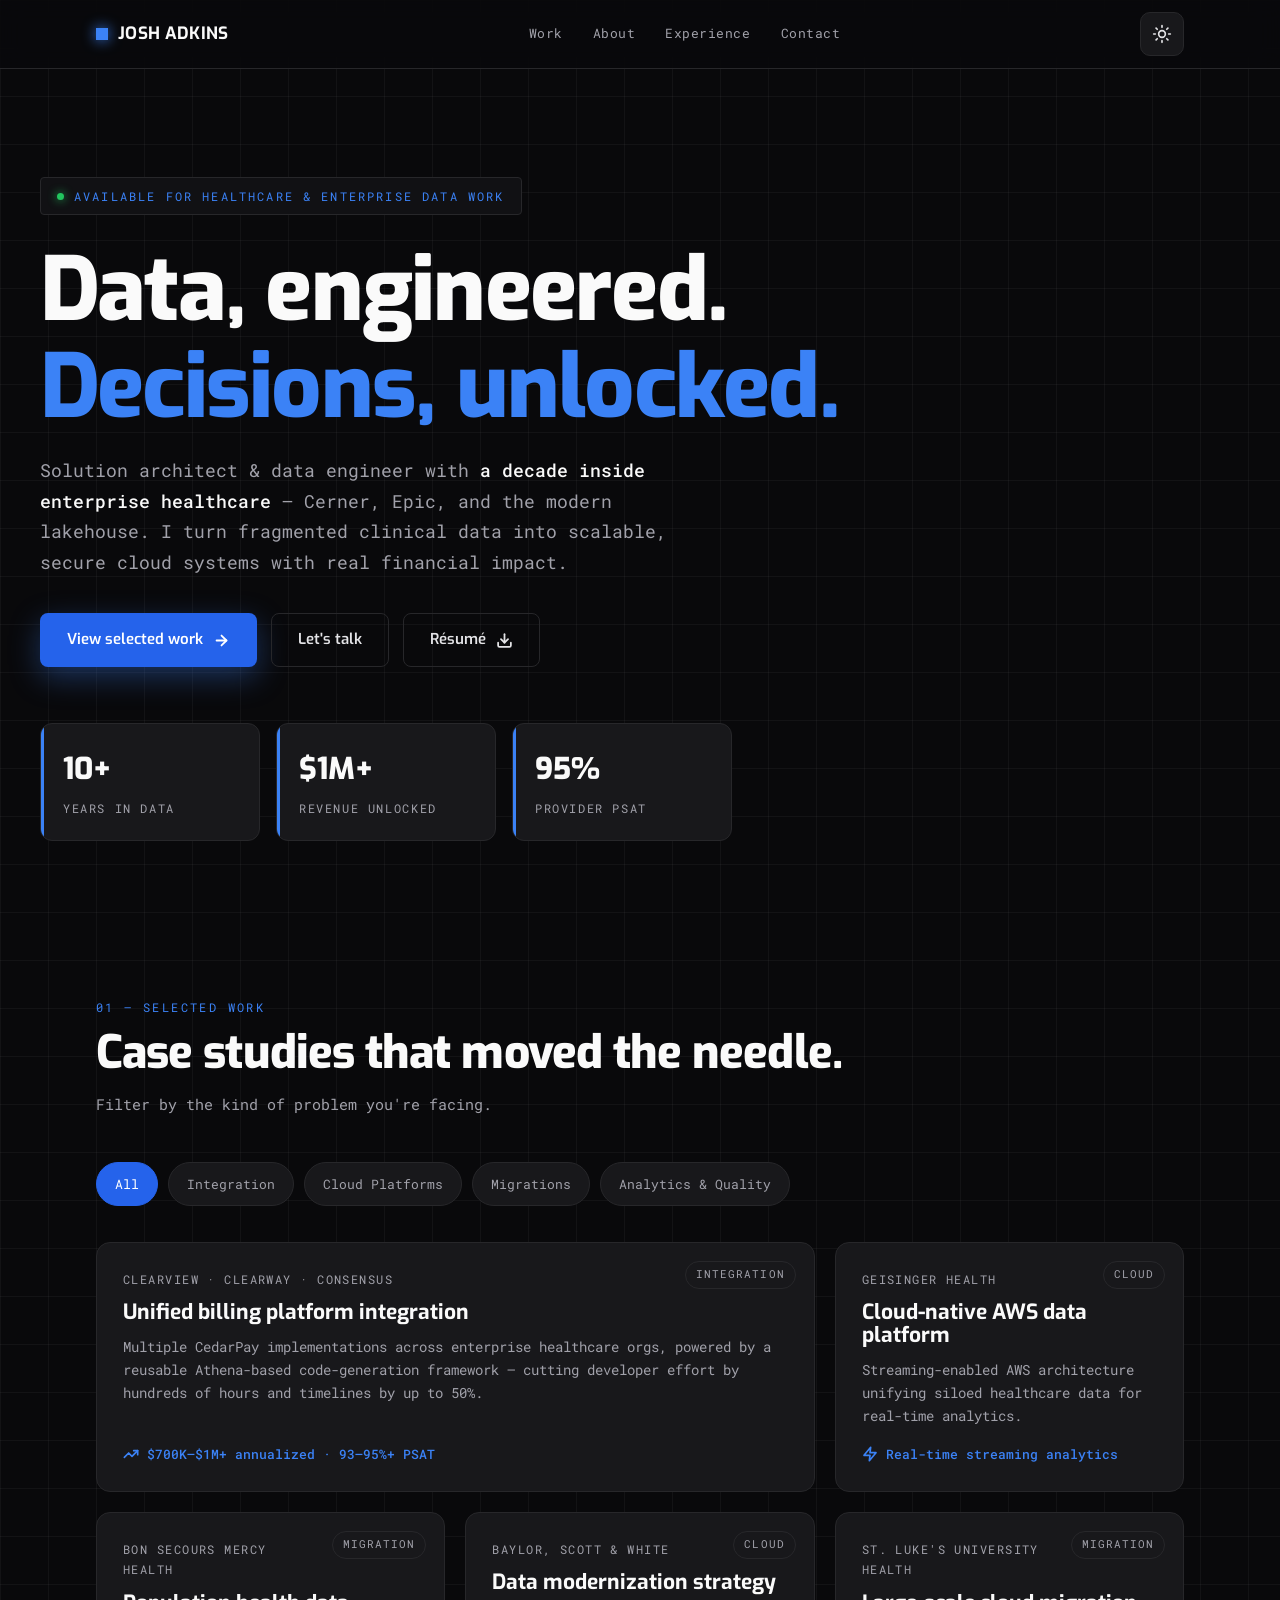
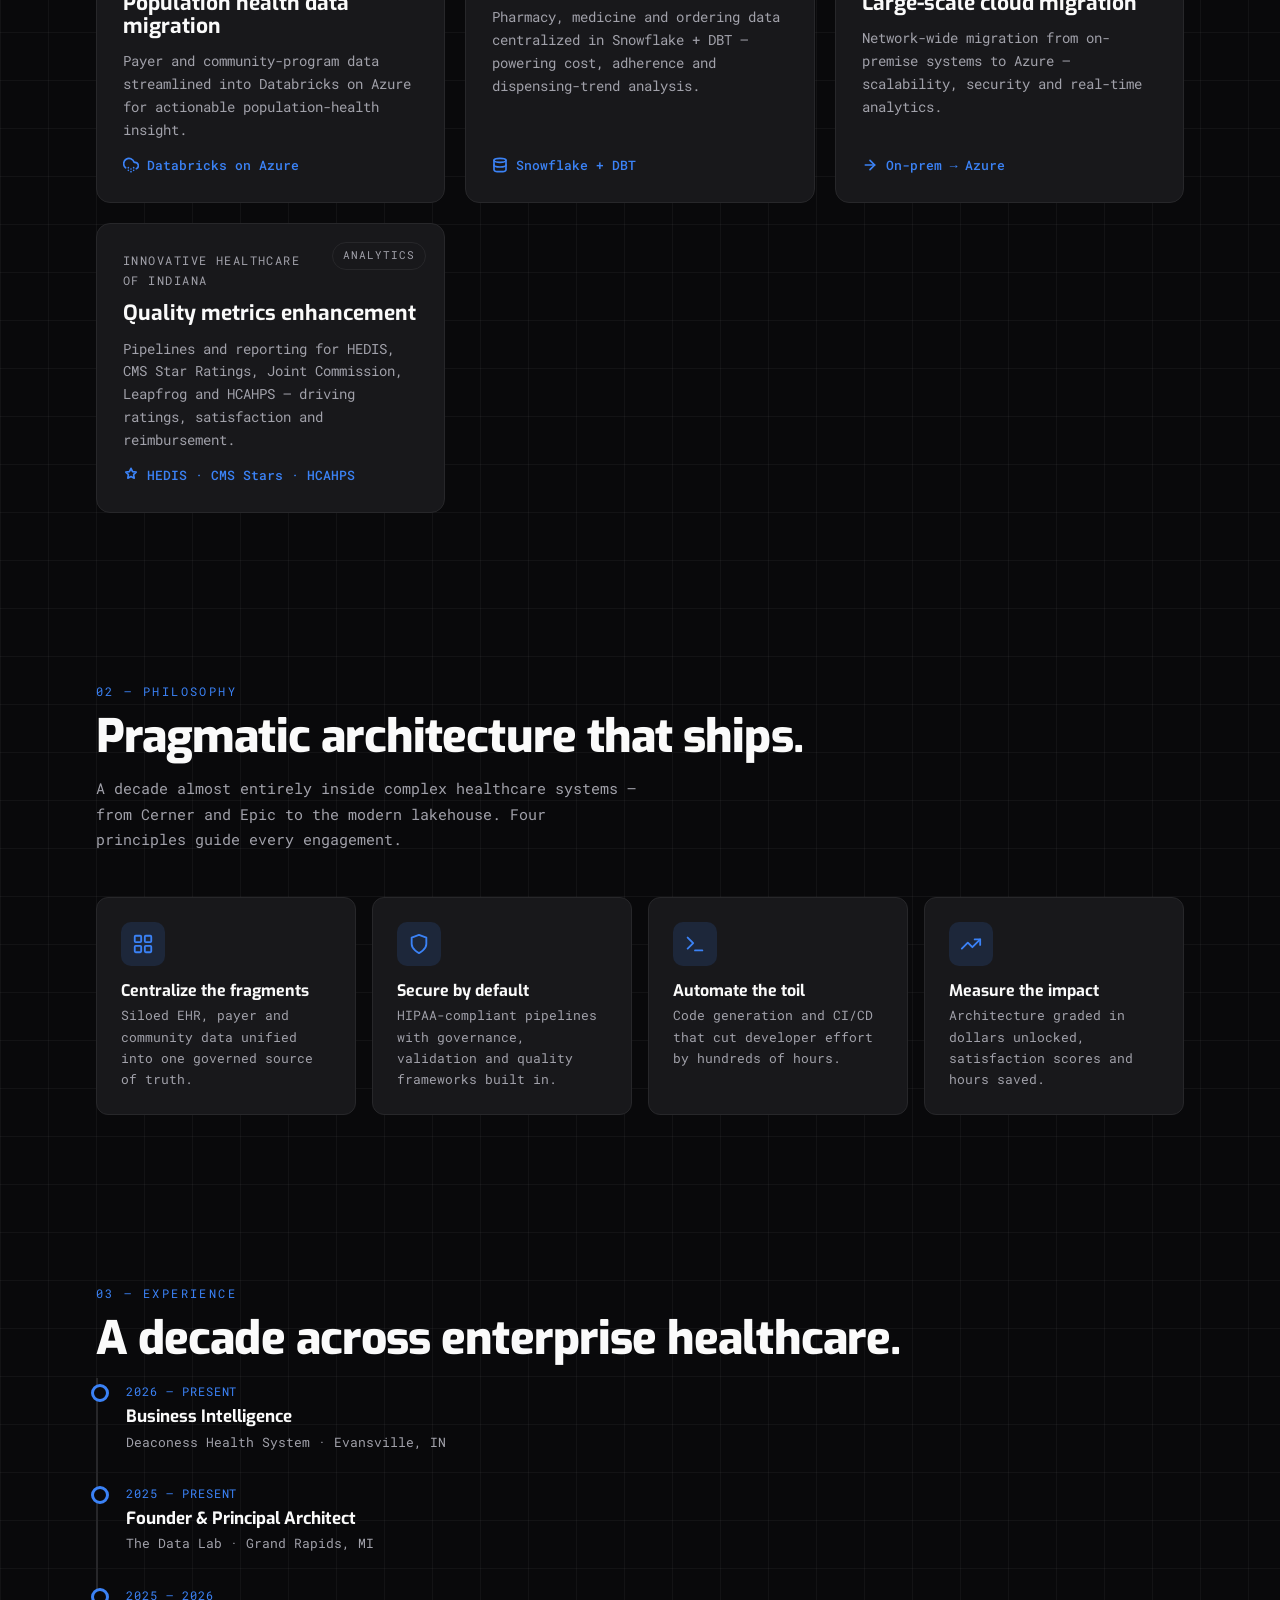
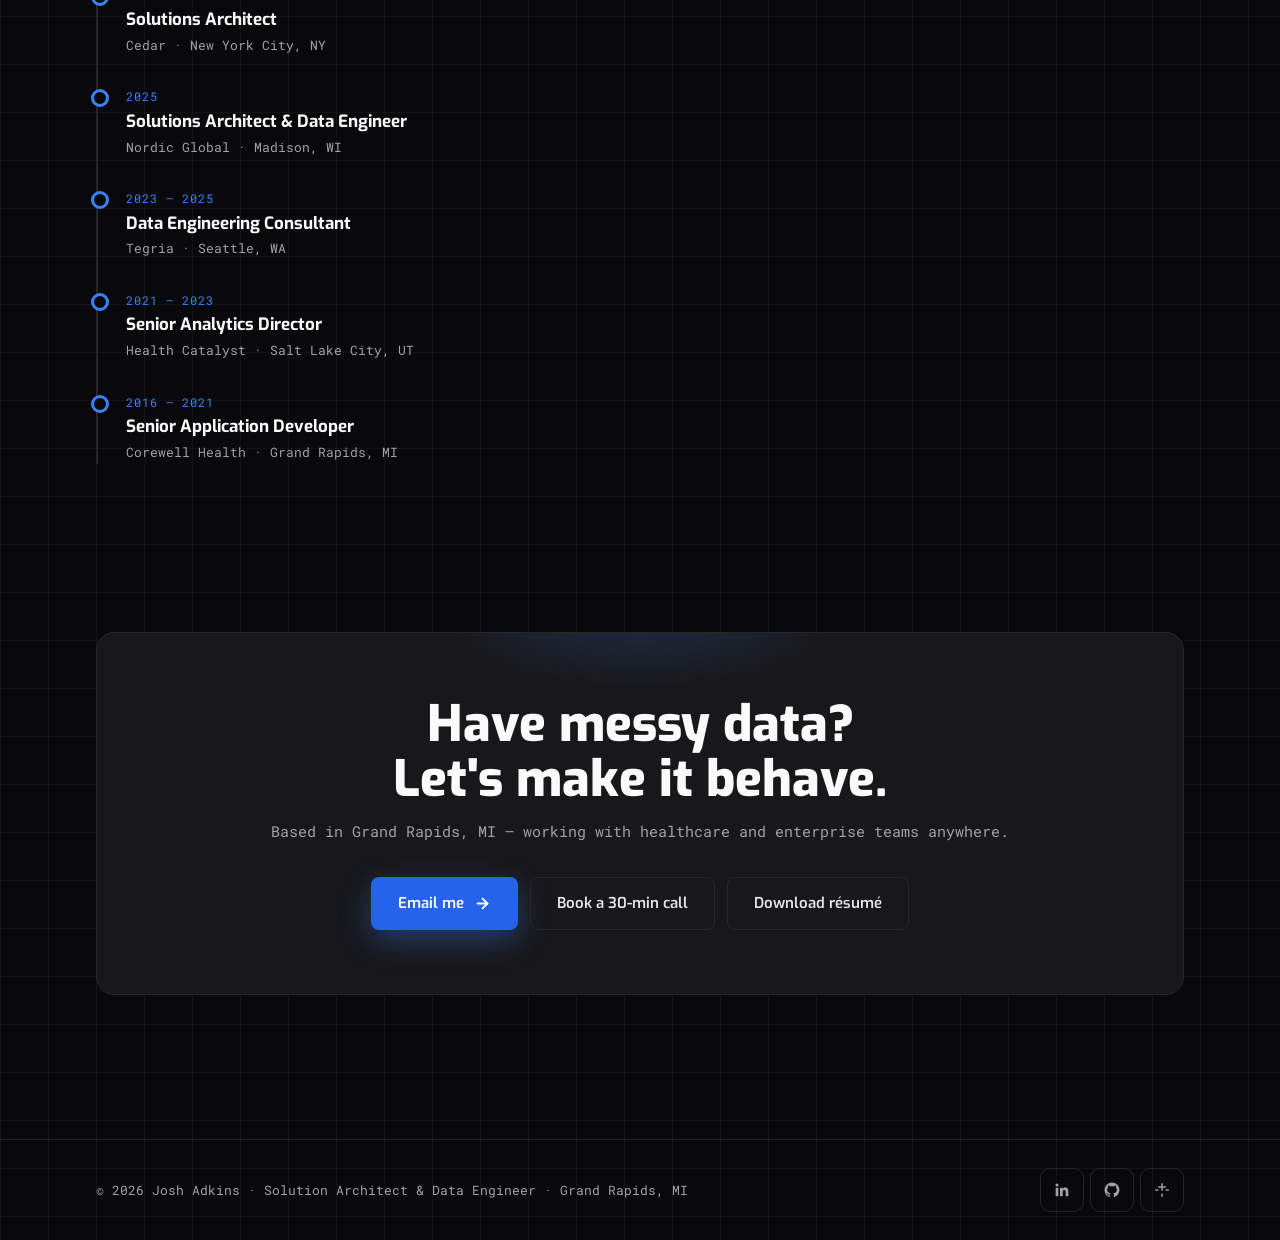
<file: mockups/portfolio-v2.html>
<!DOCTYPE html>
<html lang="en" data-theme="dark">
<head>
<meta charset="utf-8">
<meta name="viewport" content="width=device-width, initial-scale=1">
<title>Josh Adkins — Solution Architect &amp; Data Engineer (v2 mockup)</title>
<meta name="description" content="Josh Adkins — Solution Architect & Data Engineer specializing in healthcare data.">
<link rel="preconnect" href="https://fonts.googleapis.com">
<link rel="preconnect" href="https://fonts.gstatic.com" crossorigin>
<link href="https://fonts.googleapis.com/css2?family=Exo:wght@400;500;600;700;800&family=Roboto+Mono:wght@300;400;500;700&display=swap" rel="stylesheet">
<style>
  :root, :root[data-theme="dark"] {
    --bg: #09090B;
    --bg-elev: #111114;
    --surface: #18181B;
    --border: #27272A;
    --text: #E4E4E7;
    --text-strong: #FAFAFA;
    --muted: #A1A1AA;
    --accent: #3B82F6;
    --accent-strong: #2563EB;
    --on-accent: #FFFFFF;
    --grid-line: rgba(255, 255, 255, 0.04);
    --shadow: 0 20px 60px rgba(0, 0, 0, 0.55);
  }
  :root[data-theme="light"] {
    --bg: #FAFAFA;
    --bg-elev: #FFFFFF;
    --surface: #FFFFFF;
    --border: #E4E4E7;
    --text: #18181B;
    --text-strong: #09090B;
    --muted: #52525B;
    --accent: #2563EB;
    --accent-strong: #1D4ED8;
    --on-accent: #FFFFFF;
    --grid-line: rgba(0, 0, 0, 0.045);
    --shadow: 0 20px 50px rgba(9, 9, 11, 0.10);
  }

  * { margin: 0; padding: 0; box-sizing: border-box; }
  html { scroll-behavior: smooth; }
  body {
    background: var(--bg);
    color: var(--text);
    font-family: "Roboto Mono", ui-monospace, monospace;
    font-size: 15px;
    line-height: 1.7;
    -webkit-font-smoothing: antialiased;
    background-image:
      linear-gradient(var(--grid-line) 1px, transparent 1px),
      linear-gradient(90deg, var(--grid-line) 1px, transparent 1px);
    background-size: 48px 48px;
    transition: background-color 300ms ease, color 300ms ease;
  }
  h1, h2, h3 { font-family: "Exo", system-ui, sans-serif; color: var(--text-strong); line-height: 1.1; }
  a, button { cursor: pointer; font-family: inherit; }
  ::selection { background: var(--accent); color: var(--on-accent); }
  :focus-visible { outline: 3px solid var(--accent); outline-offset: 3px; border-radius: 4px; }

  .container { max-width: 1200px; margin: 0 auto; padding: 0 clamp(20px, 5vw, 56px); }

  .skip-link {
    position: absolute; left: -9999px; top: 0; z-index: 999;
    background: var(--accent-strong); color: var(--on-accent);
    padding: 12px 20px; text-decoration: none; border-radius: 0 0 10px 0;
  }
  .skip-link:focus { left: 0; }

  /* ---------- Motion: entrance reveals (disabled under reduced motion) ---------- */
  [data-reveal] { opacity: 0; transform: translateY(26px); transition: opacity 500ms cubic-bezier(.2,.7,.2,1), transform 500ms cubic-bezier(.2,.7,.2,1); }
  [data-reveal].in { opacity: 1; transform: none; }
  @media (prefers-reduced-motion: reduce) {
    html { scroll-behavior: auto; }
    [data-reveal] { opacity: 1; transform: none; transition: none; }
    *, *::before, *::after { animation: none !important; transition-duration: 0.01ms !important; }
  }

  /* ---------- Nav ---------- */
  nav.top {
    position: sticky; top: 0; z-index: 100;
    background: color-mix(in srgb, var(--bg) 82%, transparent);
    backdrop-filter: blur(12px);
    border-bottom: 1px solid var(--border);
  }
  .nav-inner { display: flex; align-items: center; justify-content: space-between; height: 68px; }
  .brand { display: flex; align-items: center; gap: 10px; text-decoration: none; color: var(--text-strong); font-family: "Exo", sans-serif; font-weight: 700; font-size: 17px; letter-spacing: 0.02em; }
  .brand .sq { width: 12px; height: 12px; background: var(--accent); box-shadow: 0 0 14px var(--accent); }
  .nav-links { display: flex; align-items: center; gap: 2px; list-style: none; }
  .nav-links a {
    color: var(--muted); text-decoration: none; font-size: 13px; letter-spacing: 0.04em;
    padding: 10px 14px; min-height: 44px; display: inline-flex; align-items: center;
    border-bottom: 2px solid transparent;
    transition: color 200ms, border-color 200ms;
  }
  .nav-links a:hover { color: var(--text-strong); border-color: var(--accent); }
  .theme-btn {
    width: 44px; height: 44px; display: grid; place-items: center;
    background: var(--surface); color: var(--text); border: 1px solid var(--border); border-radius: 10px;
    transition: transform 200ms, border-color 200ms;
  }
  .theme-btn:hover { transform: translateY(-2px); border-color: var(--accent); }
  :root[data-theme="dark"] .icon-sun { display: block; }
  :root[data-theme="dark"] .icon-moon { display: none; }
  :root[data-theme="light"] .icon-sun { display: none; }
  :root[data-theme="light"] .icon-moon { display: block; }

  /* ---------- Hero ---------- */
  .hero { padding: clamp(72px, 12vh, 130px) 0 72px; }
  .kicker {
    display: inline-flex; align-items: center; gap: 10px;
    font-size: 12px; letter-spacing: 0.18em; color: var(--accent);
    border: 1px solid var(--border); background: var(--bg-elev);
    padding: 8px 16px; border-radius: 4px; margin-bottom: 28px;
  }
  .kicker .pulse { width: 7px; height: 7px; border-radius: 50%; background: #22C55E; box-shadow: 0 0 10px #22C55E; }
  .hero h1 { font-size: clamp(44px, 7vw, 88px); font-weight: 800; letter-spacing: -0.02em; margin-bottom: 8px; }
  .hero h1 .accent { color: var(--accent); }
  .hero .role { font-size: clamp(15px, 1.6vw, 18px); color: var(--muted); margin: 18px 0 36px; max-width: 62ch; }
  .hero .role strong { color: var(--text-strong); font-weight: 500; }
  .cta-row { display: flex; gap: 14px; flex-wrap: wrap; margin-bottom: 56px; }
  .btn {
    display: inline-flex; align-items: center; gap: 10px; text-decoration: none;
    font-family: "Exo", sans-serif; font-weight: 600; font-size: 15px;
    padding: 13px 26px; min-height: 50px; border-radius: 8px; border: 1px solid transparent;
    transition: transform 220ms, box-shadow 220ms, background 220ms, border-color 220ms;
  }
  .btn-primary { background: var(--accent-strong); color: var(--on-accent); box-shadow: 0 10px 30px color-mix(in srgb, var(--accent) 35%, transparent); }
  .btn-primary:hover { transform: translateY(-2px); box-shadow: 0 16px 40px color-mix(in srgb, var(--accent) 50%, transparent); }
  .btn-ghost { background: transparent; color: var(--text); border-color: var(--border); }
  .btn-ghost:hover { border-color: var(--accent); color: var(--text-strong); transform: translateY(-2px); }

  .stat-row { display: grid; grid-template-columns: repeat(3, minmax(0, 220px)); gap: 16px; }
  .stat {
    background: var(--surface); border: 1px solid var(--border); border-radius: 12px;
    padding: 20px 22px; position: relative; overflow: hidden;
    transition: border-color 220ms, transform 220ms;
  }
  .stat:hover { border-color: var(--accent); transform: translateY(-3px); }
  .stat::before { content: ""; position: absolute; left: 0; top: 0; bottom: 0; width: 3px; background: var(--accent); }
  .stat b { display: block; font-family: "Exo", sans-serif; font-size: 30px; font-weight: 800; color: var(--text-strong); font-variant-numeric: tabular-nums; }
  .stat span { font-size: 11.5px; letter-spacing: 0.14em; color: var(--muted); }

  /* ---------- Section scaffolding ---------- */
  section { padding: 84px 0; }
  .sec-label { font-size: 12px; letter-spacing: 0.2em; color: var(--accent); margin-bottom: 10px; }
  .sec-title { font-size: clamp(30px, 4vw, 46px); font-weight: 800; letter-spacing: -0.02em; margin-bottom: 14px; }
  .sec-sub { color: var(--muted); max-width: 60ch; margin-bottom: 44px; }

  /* ---------- Filterable project grid ---------- */
  .filters { display: flex; gap: 10px; flex-wrap: wrap; margin-bottom: 36px; }
  .chip {
    font-family: "Roboto Mono", monospace; font-size: 13px;
    background: var(--surface); color: var(--muted);
    border: 1px solid var(--border); border-radius: 999px;
    padding: 9px 18px; min-height: 44px;
    transition: color 200ms, border-color 200ms, background 200ms;
  }
  .chip:hover { color: var(--text-strong); border-color: var(--accent); }
  .chip[aria-pressed="true"] { background: var(--accent-strong); color: var(--on-accent); border-color: var(--accent-strong); }

  .grid { display: grid; grid-template-columns: repeat(3, 1fr); gap: 20px; }
  .proj {
    grid-column: span 1; position: relative; overflow: hidden;
    background: var(--surface); border: 1px solid var(--border); border-radius: 14px;
    padding: 26px; display: flex; flex-direction: column; gap: 12px; min-height: 250px;
    transition: transform 260ms cubic-bezier(.2,.7,.2,1), border-color 260ms, box-shadow 260ms, opacity 300ms;
  }
  .proj.featured { grid-column: span 2; }
  .proj:hover { transform: translateY(-5px); border-color: var(--accent); box-shadow: var(--shadow); }
  .proj.hidden { display: none; }
  .proj .client { font-size: 12px; letter-spacing: 0.12em; color: var(--muted); text-transform: uppercase; padding-right: 104px; }
  .proj h3 { font-size: 21px; font-weight: 700; }
  .proj p { font-size: 13.5px; color: var(--muted); }
  .proj .metric {
    margin-top: auto; display: inline-flex; align-items: center; gap: 8px;
    font-size: 13px; color: var(--accent); font-weight: 500;
  }
  .proj .cat-tag { position: absolute; top: 18px; right: 18px; font-size: 10.5px; letter-spacing: 0.1em; color: var(--muted); border: 1px solid var(--border); padding: 4px 10px; border-radius: 999px; text-transform: uppercase; }
  .proj .bar { position: absolute; left: 0; right: 0; bottom: 0; height: 3px; background: var(--accent); transform: scaleX(0); transform-origin: left; transition: transform 320ms cubic-bezier(.2,.7,.2,1); }
  .proj:hover .bar { transform: scaleX(1); }

  /* ---------- Philosophy ---------- */
  .principles { display: grid; grid-template-columns: repeat(4, 1fr); gap: 16px; }
  .principle { background: var(--surface); border: 1px solid var(--border); border-radius: 12px; padding: 24px; transition: transform 220ms, border-color 220ms; }
  .principle:hover { transform: translateY(-4px); border-color: var(--accent); }
  .principle .ic { width: 44px; height: 44px; border-radius: 10px; display: grid; place-items: center; background: color-mix(in srgb, var(--accent) 14%, transparent); color: var(--accent); margin-bottom: 16px; }
  .principle h3 { font-size: 16px; margin-bottom: 6px; }
  .principle p { font-size: 12.5px; color: var(--muted); }

  /* ---------- Experience ---------- */
  .timeline { border-left: 2px solid var(--border); padding-left: 28px; display: flex; flex-direction: column; gap: 26px; max-width: 760px; }
  .t-item { position: relative; }
  .t-item::before {
    content: ""; position: absolute; left: -35px; top: 6px;
    width: 12px; height: 12px; border-radius: 50%;
    background: var(--bg); border: 3px solid var(--accent);
  }
  .t-item .when { font-size: 12px; color: var(--accent); letter-spacing: 0.08em; }
  .t-item h3 { font-size: 17px; margin: 4px 0 2px; }
  .t-item .org { font-size: 13px; color: var(--muted); }

  /* ---------- Contact ---------- */
  .contact-band {
    background: var(--surface); border: 1px solid var(--border); border-radius: 18px;
    padding: clamp(36px, 6vw, 64px); text-align: center; position: relative; overflow: hidden;
  }
  .contact-band::before {
    content: ""; position: absolute; inset: -40% 30% auto; height: 200px;
    background: radial-gradient(closest-side, color-mix(in srgb, var(--accent) 25%, transparent), transparent);
    pointer-events: none;
  }
  .contact-band h2 { font-size: clamp(30px, 4.4vw, 50px); font-weight: 800; margin-bottom: 12px; }
  .contact-band p { color: var(--muted); margin-bottom: 32px; }
  .contact-links { display: flex; gap: 12px; justify-content: center; flex-wrap: wrap; }

  footer { border-top: 1px solid var(--border); padding: 28px 0; margin-top: 60px; }
  .foot { display: flex; align-items: center; justify-content: space-between; gap: 16px; flex-wrap: wrap; font-size: 12.5px; color: var(--muted); }
  .foot .socials { display: flex; gap: 6px; }
  .foot .socials a { width: 44px; height: 44px; display: grid; place-items: center; color: var(--muted); border: 1px solid var(--border); border-radius: 10px; transition: color 200ms, border-color 200ms, transform 200ms; }
  .foot .socials a:hover { color: var(--accent); border-color: var(--accent); transform: translateY(-2px); }

  @media (max-width: 1024px) {
    .grid { grid-template-columns: 1fr 1fr; }
    .proj.featured { grid-column: span 2; }
    .principles { grid-template-columns: 1fr 1fr; }
  }
  @media (max-width: 700px) {
    .nav-links { display: none; }
    .grid { grid-template-columns: 1fr; }
    .proj.featured { grid-column: span 1; }
    .principles { grid-template-columns: 1fr; }
    .stat-row { grid-template-columns: 1fr; }
    section { padding: 60px 0; }
  }
</style>
</head>
<body>
<a class="skip-link" href="#main">Skip to main content</a>

<nav class="top" aria-label="Primary">
  <div class="container nav-inner">
    <a class="brand" href="#top"><span class="sq" aria-hidden="true"></span>JOSH ADKINS</a>
    <ul class="nav-links">
      <li><a href="#work">Work</a></li>
      <li><a href="#about">About</a></li>
      <li><a href="#experience">Experience</a></li>
      <li><a href="#contact">Contact</a></li>
    </ul>
    <button class="theme-btn" id="themeToggle" aria-label="Switch to light theme">
      <svg class="icon-sun" width="20" height="20" viewBox="0 0 24 24" fill="none" stroke="currentColor" stroke-width="2" stroke-linecap="round" aria-hidden="true"><circle cx="12" cy="12" r="4"/><path d="M12 2v2M12 20v2M4.9 4.9l1.4 1.4M17.7 17.7l1.4 1.4M2 12h2M20 12h2M4.9 19.1l1.4-1.4M17.7 6.3l1.4-1.4"/></svg>
      <svg class="icon-moon" width="20" height="20" viewBox="0 0 24 24" fill="none" stroke="currentColor" stroke-width="2" stroke-linecap="round" stroke-linejoin="round" aria-hidden="true"><path d="M21 12.79A9 9 0 1 1 11.21 3 7 7 0 0 0 21 12.79z"/></svg>
    </button>
  </div>
</nav>

<main id="main">
  <!-- ============ HERO ============ -->
  <header id="top" class="hero container">
    <div data-reveal>
      <span class="kicker"><span class="pulse" aria-hidden="true"></span>AVAILABLE FOR HEALTHCARE &amp; ENTERPRISE DATA WORK</span>
      <h1>Data, engineered.<br><span class="accent">Decisions, unlocked.</span></h1>
      <p class="role">Solution architect &amp; data engineer with <strong>a decade inside enterprise healthcare</strong> — Cerner, Epic, and the modern lakehouse. I turn fragmented clinical data into scalable, secure cloud systems with real financial impact.</p>
      <div class="cta-row">
        <a class="btn btn-primary" href="#work">
          View selected work
          <svg width="17" height="17" viewBox="0 0 24 24" fill="none" stroke="currentColor" stroke-width="2.5" stroke-linecap="round" stroke-linejoin="round" aria-hidden="true"><path d="M5 12h14"/><path d="M12 5l7 7-7 7"/></svg>
        </a>
        <a class="btn btn-ghost" href="#contact">Let's talk</a>
        <a class="btn btn-ghost" href="#" aria-label="Download résumé">
          Résumé
          <svg width="17" height="17" viewBox="0 0 24 24" fill="none" stroke="currentColor" stroke-width="2.5" stroke-linecap="round" stroke-linejoin="round" aria-hidden="true"><path d="M21 15v4a2 2 0 0 1-2 2H5a2 2 0 0 1-2-2v-4"/><path d="M7 10l5 5 5-5"/><path d="M12 15V3"/></svg>
        </a>
      </div>
      <div class="stat-row">
        <div class="stat"><b>10+</b><span>YEARS IN DATA</span></div>
        <div class="stat"><b>$1M+</b><span>REVENUE UNLOCKED</span></div>
        <div class="stat"><b>95%</b><span>PROVIDER PSAT</span></div>
      </div>
    </div>
  </header>

  <!-- ============ WORK: FILTERABLE GRID ============ -->
  <section id="work">
    <div class="container">
      <div data-reveal>
        <p class="sec-label">01 — SELECTED WORK</p>
        <h2 class="sec-title">Case studies that moved the needle.</h2>
        <p class="sec-sub">Filter by the kind of problem you're facing.</p>
      </div>

      <div class="filters" role="group" aria-label="Filter projects by category" data-reveal>
        <button class="chip" data-filter="all" aria-pressed="true">All</button>
        <button class="chip" data-filter="integration" aria-pressed="false">Integration</button>
        <button class="chip" data-filter="cloud" aria-pressed="false">Cloud Platforms</button>
        <button class="chip" data-filter="migration" aria-pressed="false">Migrations</button>
        <button class="chip" data-filter="analytics" aria-pressed="false">Analytics &amp; Quality</button>
      </div>

      <div class="grid" id="projGrid">
        <article class="proj featured" data-cat="integration" data-reveal>
          <span class="cat-tag">Integration</span>
          <span class="client">Clearview · Clearway · Consensus</span>
          <h3>Unified billing platform integration</h3>
          <p>Multiple CedarPay implementations across enterprise healthcare orgs, powered by a reusable Athena-based code-generation framework — cutting developer effort by hundreds of hours and timelines by up to 50%.</p>
          <span class="metric">
            <svg width="16" height="16" viewBox="0 0 24 24" fill="none" stroke="currentColor" stroke-width="2.5" stroke-linecap="round" stroke-linejoin="round" aria-hidden="true"><path d="M22 7l-8.5 8.5-5-5L2 17"/><path d="M16 7h6v6"/></svg>
            $700K–$1M+ annualized · 93–95%+ PSAT
          </span>
          <span class="bar" aria-hidden="true"></span>
        </article>

        <article class="proj" data-cat="cloud" data-reveal>
          <span class="cat-tag">Cloud</span>
          <span class="client">Geisinger Health</span>
          <h3>Cloud-native AWS data platform</h3>
          <p>Streaming-enabled AWS architecture unifying siloed healthcare data for real-time analytics.</p>
          <span class="metric">
            <svg width="16" height="16" viewBox="0 0 24 24" fill="none" stroke="currentColor" stroke-width="2.5" stroke-linecap="round" stroke-linejoin="round" aria-hidden="true"><polygon points="13 2 3 14 12 14 11 22 21 10 12 10 13 2"/></svg>
            Real-time streaming analytics
          </span>
          <span class="bar" aria-hidden="true"></span>
        </article>

        <article class="proj" data-cat="migration" data-reveal>
          <span class="cat-tag">Migration</span>
          <span class="client">Bon Secours Mercy Health</span>
          <h3>Population health data migration</h3>
          <p>Payer and community-program data streamlined into Databricks on Azure for actionable population-health insight.</p>
          <span class="metric">
            <svg width="16" height="16" viewBox="0 0 24 24" fill="none" stroke="currentColor" stroke-width="2.5" stroke-linecap="round" stroke-linejoin="round" aria-hidden="true"><path d="M20 17.58A5 5 0 0 0 18 8h-1.26A8 8 0 1 0 4 16.25"/><path d="M8 16h.01M8 20h.01M12 18h.01M12 22h.01M16 16h.01M16 20h.01"/></svg>
            Databricks on Azure
          </span>
          <span class="bar" aria-hidden="true"></span>
        </article>

        <article class="proj" data-cat="cloud" data-reveal>
          <span class="cat-tag">Cloud</span>
          <span class="client">Baylor, Scott &amp; White</span>
          <h3>Data modernization strategy</h3>
          <p>Pharmacy, medicine and ordering data centralized in Snowflake + DBT — powering cost, adherence and dispensing-trend analysis.</p>
          <span class="metric">
            <svg width="16" height="16" viewBox="0 0 24 24" fill="none" stroke="currentColor" stroke-width="2.5" stroke-linecap="round" stroke-linejoin="round" aria-hidden="true"><ellipse cx="12" cy="5" rx="9" ry="3"/><path d="M3 5v14c0 1.66 4 3 9 3s9-1.34 9-3V5"/><path d="M3 12c0 1.66 4 3 9 3s9-1.34 9-3"/></svg>
            Snowflake + DBT
          </span>
          <span class="bar" aria-hidden="true"></span>
        </article>

        <article class="proj" data-cat="migration" data-reveal>
          <span class="cat-tag">Migration</span>
          <span class="client">St. Luke's University Health</span>
          <h3>Large-scale cloud migration</h3>
          <p>Network-wide migration from on-premise systems to Azure — scalability, security and real-time analytics.</p>
          <span class="metric">
            <svg width="16" height="16" viewBox="0 0 24 24" fill="none" stroke="currentColor" stroke-width="2.5" stroke-linecap="round" stroke-linejoin="round" aria-hidden="true"><path d="M5 12h14"/><path d="M12 5l7 7-7 7"/></svg>
            On-prem → Azure
          </span>
          <span class="bar" aria-hidden="true"></span>
        </article>

        <article class="proj" data-cat="analytics" data-reveal>
          <span class="cat-tag">Analytics</span>
          <span class="client">Innovative Healthcare of Indiana</span>
          <h3>Quality metrics enhancement</h3>
          <p>Pipelines and reporting for HEDIS, CMS Star Ratings, Joint Commission, Leapfrog and HCAHPS — driving ratings, satisfaction and reimbursement.</p>
          <span class="metric">
            <svg width="16" height="16" viewBox="0 0 24 24" fill="none" stroke="currentColor" stroke-width="2.5" stroke-linecap="round" stroke-linejoin="round" aria-hidden="true"><path d="M12 2l2.4 4.86 5.36.78-3.88 3.78.92 5.34L12 14.24l-4.8 2.52.92-5.34L4.24 7.64l5.36-.78L12 2z"/></svg>
            HEDIS · CMS Stars · HCAHPS
          </span>
          <span class="bar" aria-hidden="true"></span>
        </article>
      </div>
    </div>
  </section>

  <!-- ============ ABOUT / PHILOSOPHY ============ -->
  <section id="about">
    <div class="container">
      <div data-reveal>
        <p class="sec-label">02 — PHILOSOPHY</p>
        <h2 class="sec-title">Pragmatic architecture that ships.</h2>
        <p class="sec-sub">A decade almost entirely inside complex healthcare systems — from Cerner and Epic to the modern lakehouse. Four principles guide every engagement.</p>
      </div>
      <div class="principles">
        <div class="principle" data-reveal>
          <span class="ic" aria-hidden="true"><svg width="22" height="22" viewBox="0 0 24 24" fill="none" stroke="currentColor" stroke-width="2" stroke-linecap="round" stroke-linejoin="round"><rect x="3" y="3" width="7" height="7" rx="1"/><rect x="14" y="3" width="7" height="7" rx="1"/><rect x="3" y="14" width="7" height="7" rx="1"/><rect x="14" y="14" width="7" height="7" rx="1"/></svg></span>
          <h3>Centralize the fragments</h3>
          <p>Siloed EHR, payer and community data unified into one governed source of truth.</p>
        </div>
        <div class="principle" data-reveal>
          <span class="ic" aria-hidden="true"><svg width="22" height="22" viewBox="0 0 24 24" fill="none" stroke="currentColor" stroke-width="2" stroke-linecap="round" stroke-linejoin="round"><path d="M12 22s8-4 8-10V5l-8-3-8 3v7c0 6 8 10 8 10z"/></svg></span>
          <h3>Secure by default</h3>
          <p>HIPAA-compliant pipelines with governance, validation and quality frameworks built in.</p>
        </div>
        <div class="principle" data-reveal>
          <span class="ic" aria-hidden="true"><svg width="22" height="22" viewBox="0 0 24 24" fill="none" stroke="currentColor" stroke-width="2" stroke-linecap="round" stroke-linejoin="round"><path d="M4 17l6-6-6-6"/><path d="M12 19h8"/></svg></span>
          <h3>Automate the toil</h3>
          <p>Code generation and CI/CD that cut developer effort by hundreds of hours.</p>
        </div>
        <div class="principle" data-reveal>
          <span class="ic" aria-hidden="true"><svg width="22" height="22" viewBox="0 0 24 24" fill="none" stroke="currentColor" stroke-width="2" stroke-linecap="round" stroke-linejoin="round"><path d="M22 7l-8.5 8.5-5-5L2 17"/><path d="M16 7h6v6"/></svg></span>
          <h3>Measure the impact</h3>
          <p>Architecture graded in dollars unlocked, satisfaction scores and hours saved.</p>
        </div>
      </div>
    </div>
  </section>

  <!-- ============ EXPERIENCE ============ -->
  <section id="experience">
    <div class="container">
      <div data-reveal>
        <p class="sec-label">03 — EXPERIENCE</p>
        <h2 class="sec-title">A decade across enterprise healthcare.</h2>
      </div>
      <div class="timeline" data-reveal>
        <div class="t-item"><span class="when">2026 — PRESENT</span><h3>Business Intelligence</h3><span class="org">Deaconess Health System · Evansville, IN</span></div>
        <div class="t-item"><span class="when">2025 — PRESENT</span><h3>Founder &amp; Principal Architect</h3><span class="org">The Data Lab · Grand Rapids, MI</span></div>
        <div class="t-item"><span class="when">2025 — 2026</span><h3>Solutions Architect</h3><span class="org">Cedar · New York City, NY</span></div>
        <div class="t-item"><span class="when">2025</span><h3>Solutions Architect &amp; Data Engineer</h3><span class="org">Nordic Global · Madison, WI</span></div>
        <div class="t-item"><span class="when">2023 — 2025</span><h3>Data Engineering Consultant</h3><span class="org">Tegria · Seattle, WA</span></div>
        <div class="t-item"><span class="when">2021 — 2023</span><h3>Senior Analytics Director</h3><span class="org">Health Catalyst · Salt Lake City, UT</span></div>
        <div class="t-item"><span class="when">2016 — 2021</span><h3>Senior Application Developer</h3><span class="org">Corewell Health · Grand Rapids, MI</span></div>
      </div>
    </div>
  </section>

  <!-- ============ CONTACT ============ -->
  <section id="contact">
    <div class="container">
      <div class="contact-band" data-reveal>
        <h2>Have messy data?<br>Let's make it behave.</h2>
        <p>Based in Grand Rapids, MI — working with healthcare and enterprise teams anywhere.</p>
        <div class="contact-links">
          <a class="btn btn-primary" href="mailto:business.joshadkins@gmail.com">
            Email me
            <svg width="17" height="17" viewBox="0 0 24 24" fill="none" stroke="currentColor" stroke-width="2.5" stroke-linecap="round" stroke-linejoin="round" aria-hidden="true"><path d="M5 12h14"/><path d="M12 5l7 7-7 7"/></svg>
          </a>
          <a class="btn btn-ghost" href="https://cal.com/josh-adkins/30min?overlayCalendar=true">Book a 30-min call</a>
          <a class="btn btn-ghost" href="#">Download résumé</a>
        </div>
      </div>
    </div>
  </section>
</main>

<footer>
  <div class="container foot">
    <span>© 2026 Josh Adkins · Solution Architect &amp; Data Engineer · Grand Rapids, MI</span>
    <div class="socials">
      <a href="https://www.linkedin.com/in/joshua-t-adkins/" aria-label="LinkedIn">
        <svg width="18" height="18" viewBox="0 0 24 24" fill="currentColor" aria-hidden="true"><path d="M20.45 20.45h-3.55v-5.57c0-1.33-.03-3.04-1.85-3.04-1.86 0-2.14 1.45-2.14 2.94v5.67H9.35V9h3.41v1.56h.05c.48-.9 1.64-1.85 3.37-1.85 3.6 0 4.27 2.37 4.27 5.46v6.28zM5.34 7.43a2.06 2.06 0 1 1 0-4.12 2.06 2.06 0 0 1 0 4.12zM7.12 20.45H3.56V9h3.56v11.45z"/></svg>
      </a>
      <a href="https://github.com/jadkinsgr" aria-label="GitHub">
        <svg width="18" height="18" viewBox="0 0 24 24" fill="currentColor" aria-hidden="true"><path d="M12 2a10 10 0 0 0-3.16 19.49c.5.09.68-.22.68-.48v-1.7c-2.78.6-3.37-1.34-3.37-1.34-.45-1.16-1.11-1.47-1.11-1.47-.91-.62.07-.6.07-.6 1 .07 1.53 1.03 1.53 1.03.9 1.52 2.34 1.08 2.91.83.09-.65.35-1.09.63-1.34-2.22-.25-4.55-1.11-4.55-4.94 0-1.09.39-1.98 1.03-2.68-.1-.25-.45-1.27.1-2.64 0 0 .84-.27 2.75 1.02a9.58 9.58 0 0 1 5 0c1.91-1.29 2.75-1.02 2.75-1.02.55 1.37.2 2.39.1 2.64.64.7 1.03 1.59 1.03 2.68 0 3.84-2.34 4.68-4.57 4.93.36.31.68.92.68 1.85V21c0 .27.18.58.69.48A10 10 0 0 0 12 2z"/></svg>
      </a>
      <a href="https://public.tableau.com/app/profile/josh.adkins/vizzes" aria-label="Tableau Public">
        <svg width="18" height="18" viewBox="0 0 24 24" fill="currentColor" aria-hidden="true"><path d="M11 3h2v4h4v2h-4v4h-2V9H7V7h4V3zM3 11h4v2H3v-2zm14 0h4v2h-4v-2zm-6 6h2v4h-2v-4z"/></svg>
      </a>
    </div>
  </div>
</footer>

<script>
  // Theme toggle (Motion-Driven style: dark default, dual-theme per skill's dark-mode-pairing rule)
  const toggle = document.getElementById('themeToggle');
  const root = document.documentElement;
  toggle.addEventListener('click', () => {
    const next = root.dataset.theme === 'dark' ? 'light' : 'dark';
    root.dataset.theme = next;
    toggle.setAttribute('aria-label', 'Switch to ' + (next === 'dark' ? 'light' : 'dark') + ' theme');
  });

  // Scroll entrance reveals with stagger (skipped entirely under prefers-reduced-motion)
  const reduced = window.matchMedia('(prefers-reduced-motion: reduce)').matches;
  if (!reduced && 'IntersectionObserver' in window) {
    const io = new IntersectionObserver((entries) => {
      entries.forEach((e, i) => {
        if (e.isIntersecting) {
          setTimeout(() => e.target.classList.add('in'), (i % 6) * 40);
          io.unobserve(e.target);
        }
      });
    }, { threshold: 0.12 });
    document.querySelectorAll('[data-reveal]').forEach(el => io.observe(el));
  } else {
    document.querySelectorAll('[data-reveal]').forEach(el => el.classList.add('in'));
  }

  // Project filter
  const chips = document.querySelectorAll('.chip');
  const projects = document.querySelectorAll('.proj');
  chips.forEach(chip => chip.addEventListener('click', () => {
    chips.forEach(c => c.setAttribute('aria-pressed', c === chip ? 'true' : 'false'));
    const f = chip.dataset.filter;
    projects.forEach(p => p.classList.toggle('hidden', f !== 'all' && p.dataset.cat !== f));
  }));
</script>
</body>
</html>
</file>
